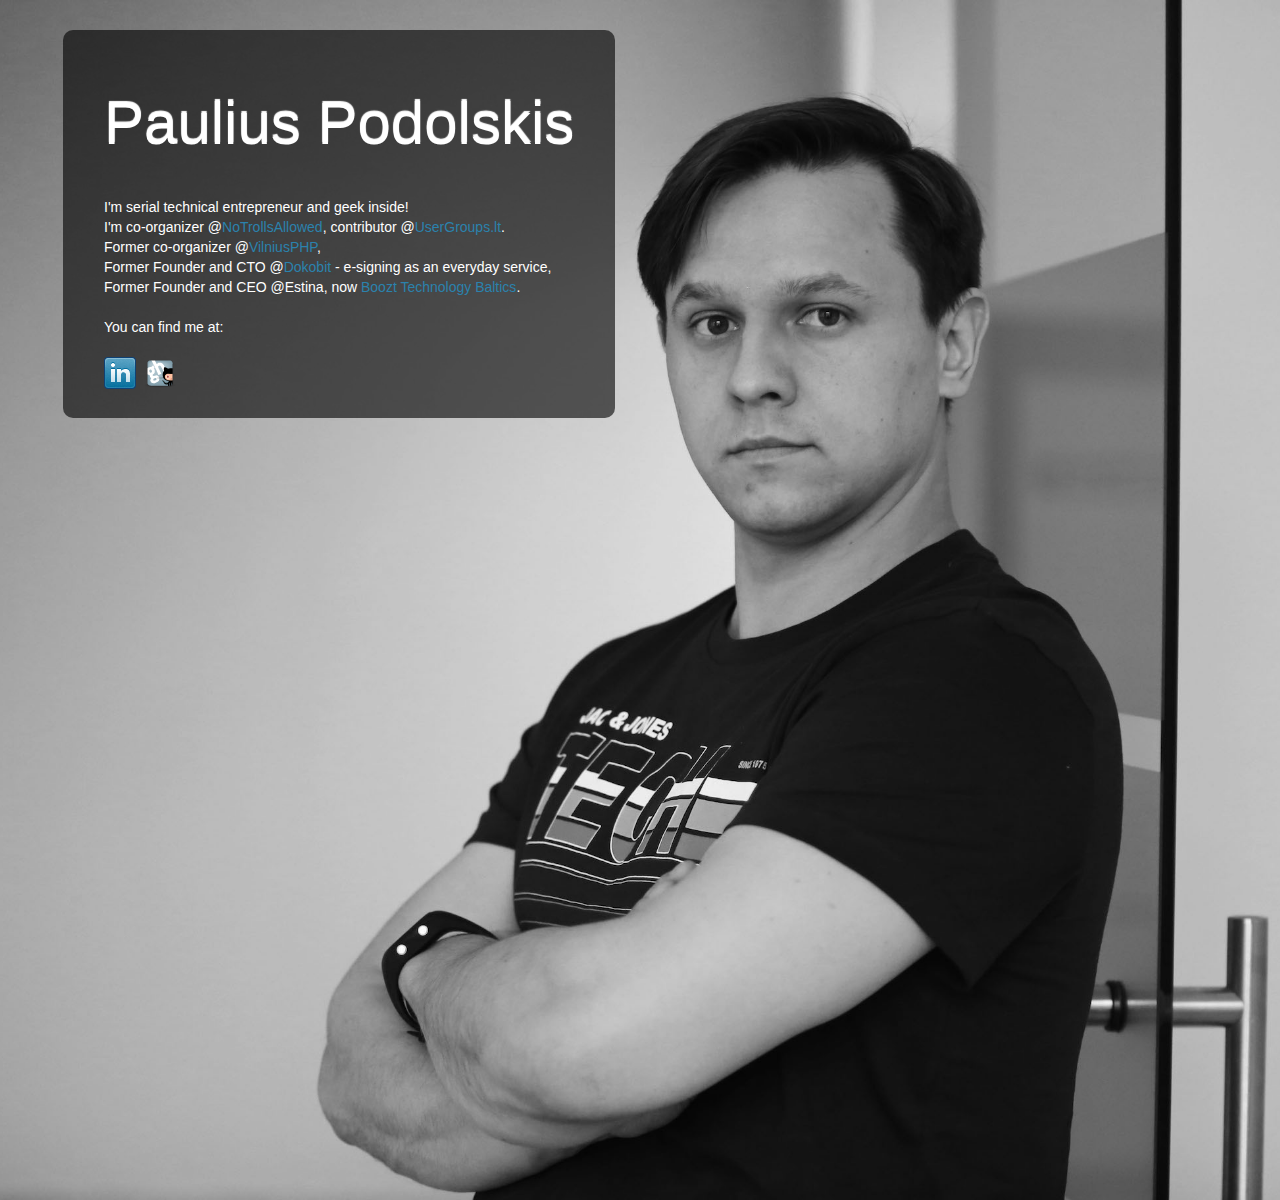
<file: index.html>
<!DOCTYPE html PUBLIC "-//W3C//DTD XHTML 1.0 Transitional//EN" "http://www.w3.org/TR/xhtml1/DTD/xhtml1-transitional.dtd">
<html>
<head profile="http://www.w3.org/2005/10/profile">
	<meta http-equiv="Content-Type" content="text/html; charset=UTF-8">
    <link rel="stylesheet" type="text/css" href="css/main.css?v1.0.2">
	<title>Paulius Podolskis (aka wSuFF)</title>
	<meta name="google-site-verification" content="6LYftMpQAsGbNawaIIymI86eb2oUU4coA1gICHCHDcA" />
</head>
<body>
<div class="profilepage home_top">
<div class="content">
	<div class="profile" id="profile_box">
		<div class="profile-head">
			<h1 class="name">Paulius Podolskis</h1>
		</div>
		<div class="profile-content">
			<div class="bio">
				I'm serial technical entrepreneur and geek inside!<br/>
				I'm co-organizer @<a href="https://notrollsallowed.com">NoTrollsAllowed</a>, contributor @<a href="https://www.usergroups.lt">UserGroups.lt</a>.<br />
				Former co-organizer @<a href="https://www.vilniusphp.lt">VilniusPHP</a>,<br />
				Former Founder and CTO @<a href="https://www.dokobit.com">Dokobit</a> - e-signing as an everyday service,<br />
				Former Founder and CEO @Estina, now <a href="https://www.boozttechnologybaltics.com">Boozt Technology Baltics</a>.<br /><br/>
				You can find me at:
			</div>
		</div>
			<div class="services" rel="solcial">
					<ul class="services">
						<li class="service-icon" rel="linkedin">
							<a href="https://www.linkedin.com/in/podolskis" class="icon" style="background: url('image/linkedin-32x32.png');">&nbsp;</a>
						</li>	
						<li class="service-icon" rel="github">
							<a href="https://github.com/podolskis" class="icon" style="background: url('image/github.png');">&nbsp;</a>
						</li>
					</ul>
				<div class="clear"></div>
			</div>
		</div>
	</div>
</div>
</div>
<!-- Google tag (gtag.js) -->
<script async src="https://www.googletagmanager.com/gtag/js?id=G-RGVW8DEEEP"></script>
<script>
  window.dataLayer = window.dataLayer || [];
  function gtag(){dataLayer.push(arguments);}
  gtag('js', new Date());

  gtag('config', 'G-RGVW8DEEEP');
</script>
</body>
</html>
</file>
<file: css/main.css>
body{
	background:#f5f5f5 url('../image/bg.png');
	text-shadow:#fff 0 -2px 1px;
	font:13px/20px "Helvetica Neue", Helvetica, Arial, sans-serif;
	color:#444;
	margin: 0;
}
a {
	text-decoration: none;
}
.home_top {
    height: 1024px;
    text-align: center;
    position: relative;
    z-index: 100;
}

.content {
    height: 1200px;
    position: absolute;
    top: 0;
    right: 0;
    z-index: -1;
    overflow: hidden;
    width: 100%;
    background: url('../image/pp2.jpg') no-repeat center center;
    -webkit-background-size: cover;
    -moz-background-size: cover;
    -o-background-size: cover;
    background-size: cover;
}

.profile .profile-head {
	float:left;
	width:auto;
	min-width:240px;
	max-width:840px;
	padding: 20px 40px 0px 40px;
	line-height: 1.1;
	color: white;
}

.profile .profile-content {
	clear: both;
	text-align: left;
}
.clear{
	clear: both;
}
.profile .profile-head h1.name {
    font-family: Tahoma, Helvetica, Verdana, sans-serif;
    font-size: 60px;
    color: #FFF;
    font-weight: normal;
}
.profile .profile-head h2.headline {
    font-family: Tahoma, Helvetica, Verdana, sans-serif;
    font-size: 22px;
    color: #FFF;
    font-weight: normal;
}
.profile .bio {
    font-family: Tahoma, Helvetica, Verdana, sans-serif;
    font-size: 14px;
    color: #FFF;
    text-shadow: none;
    padding-left: 40px;
}
.profile .bio a {
    color: #2B82AD;
}
.profile .services {
    color: #FFF;
}


.profile {
	position:absolute;
	left:45%;
	border-radius-topleft:10px;
	border-radius-topright:10px;
	-moz-border-radius-topleft:10px;
	-moz-border-radius-topright:10px;
	-webkit-border-top-left-radius:10px;
	-webkit-border-top-right-radius:10px;
	border-bottom-left-radius:10px;
	border-bottom-right-radius:10px;
	-moz-border-radius-bottomleft:10px;
	-moz-border-radius-bottomright:10px;
	-webkit-border-bottom-left-radius:10px;
	-webkit-border-bottom-right-radius:10px;
	border:1px solid transparent;
	margin-left: -513px;
	top: 30px;
	font-size: 20px; 
	background-color: rgba(0, 0, 0, 0.609375);
}

.profile .services {
	height:auto;
	width:auto;
	background:transparent;
	border-bottom-left-radius:3px;
	border-bottom-right-radius:3px;
	-moz-border-radius-bottomleft:3px;
	-moz-border-radius-bottomright:3px;
	-webkit-border-bottom-left-radius:3px;
	-webkit-border-bottom-right-radius:3px;
	padding:0 20px 20px;
}


.profile ul.services li.service-icon {
	float:left;
	list-style-type:none;
	margin:0 8px 8px 0;
}
.profile ul.services li.service-icon a, .profile ul.services li.service-icon span {
	padding-left: 0;
	font-style: normal;
	font-weight: 400;
	height: 32px;
	width: 32px;
	display: block;
}

.profile-head a{
	color: white;
	text-decoration: underline;
}
.profile-head a:hover{
	color: #999;
}


hr {
	background-color:#999;
	border:0;
	margin:0;
}
.icon{
	color:#2B82AD;
	text-shadow: none;
}

@media screen and (max-width: 767px) {
  .profile {
    left: 50%;
  }
}
</file>
